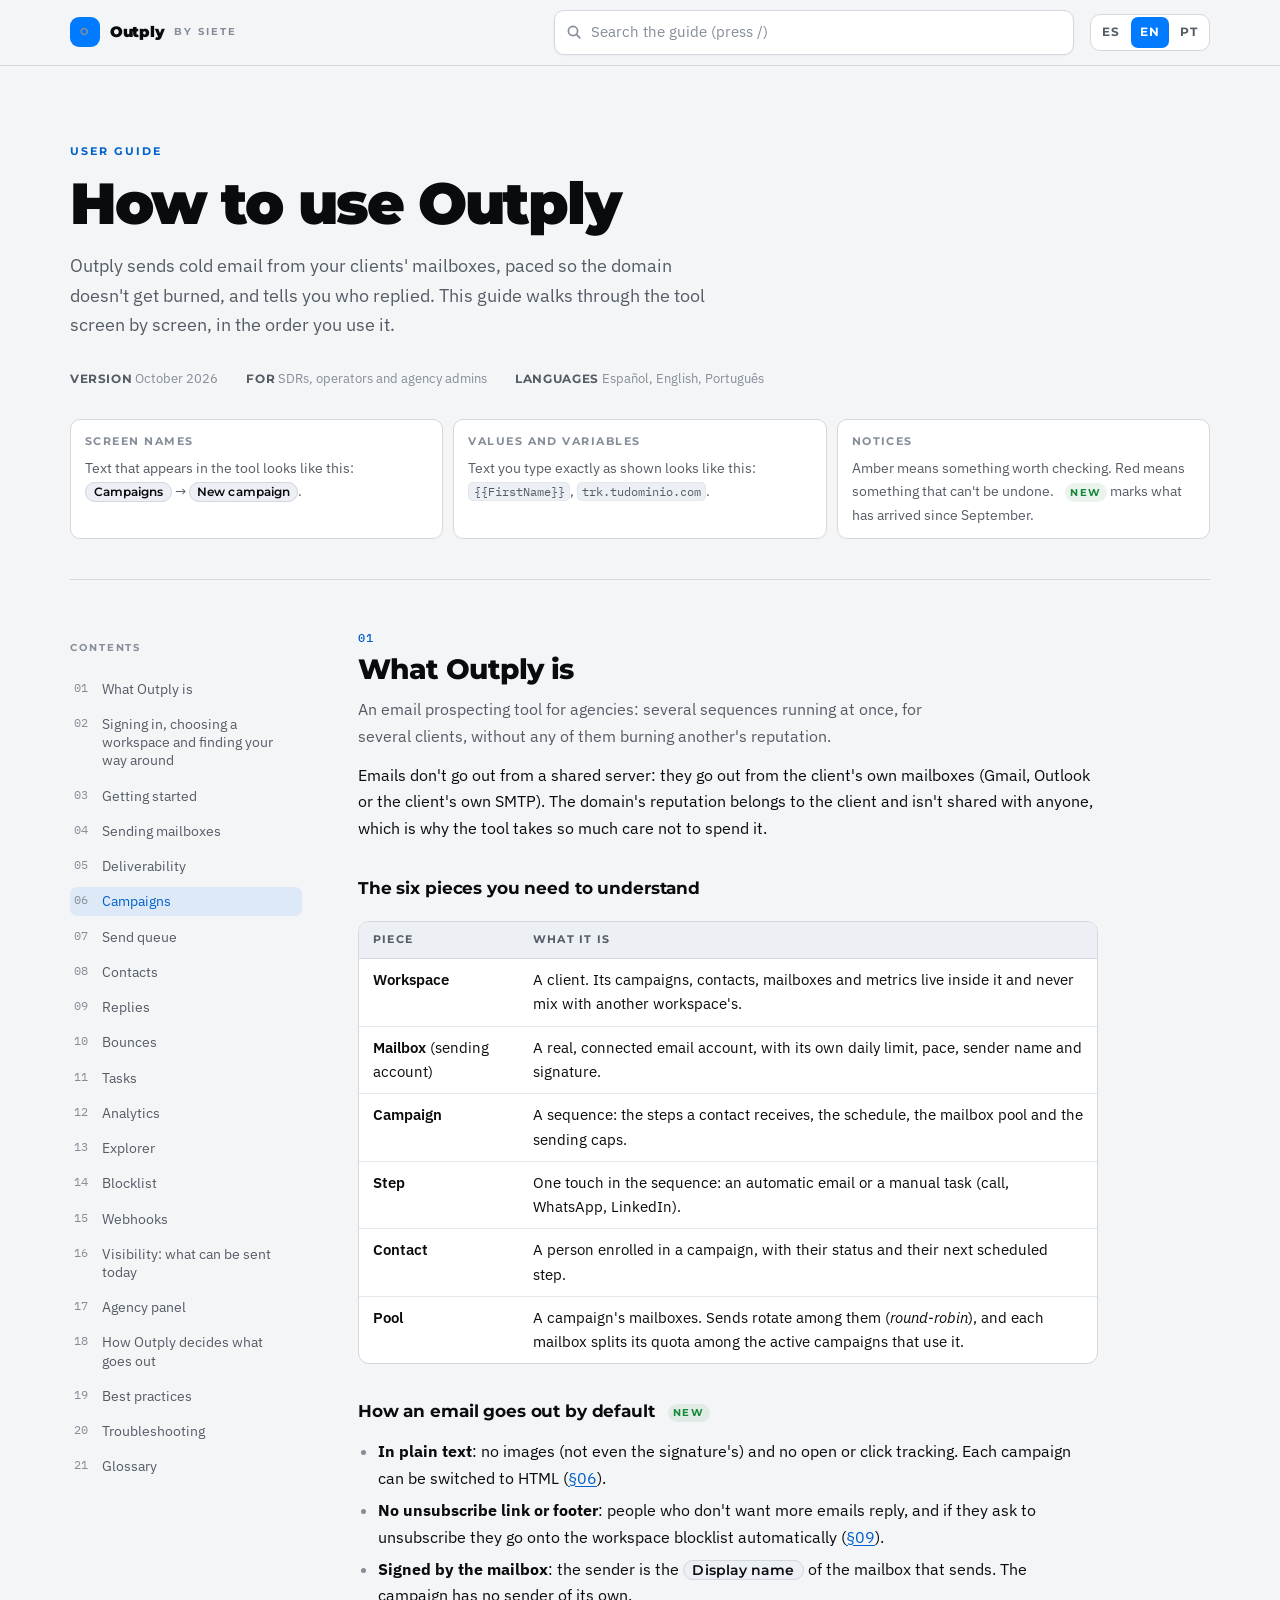
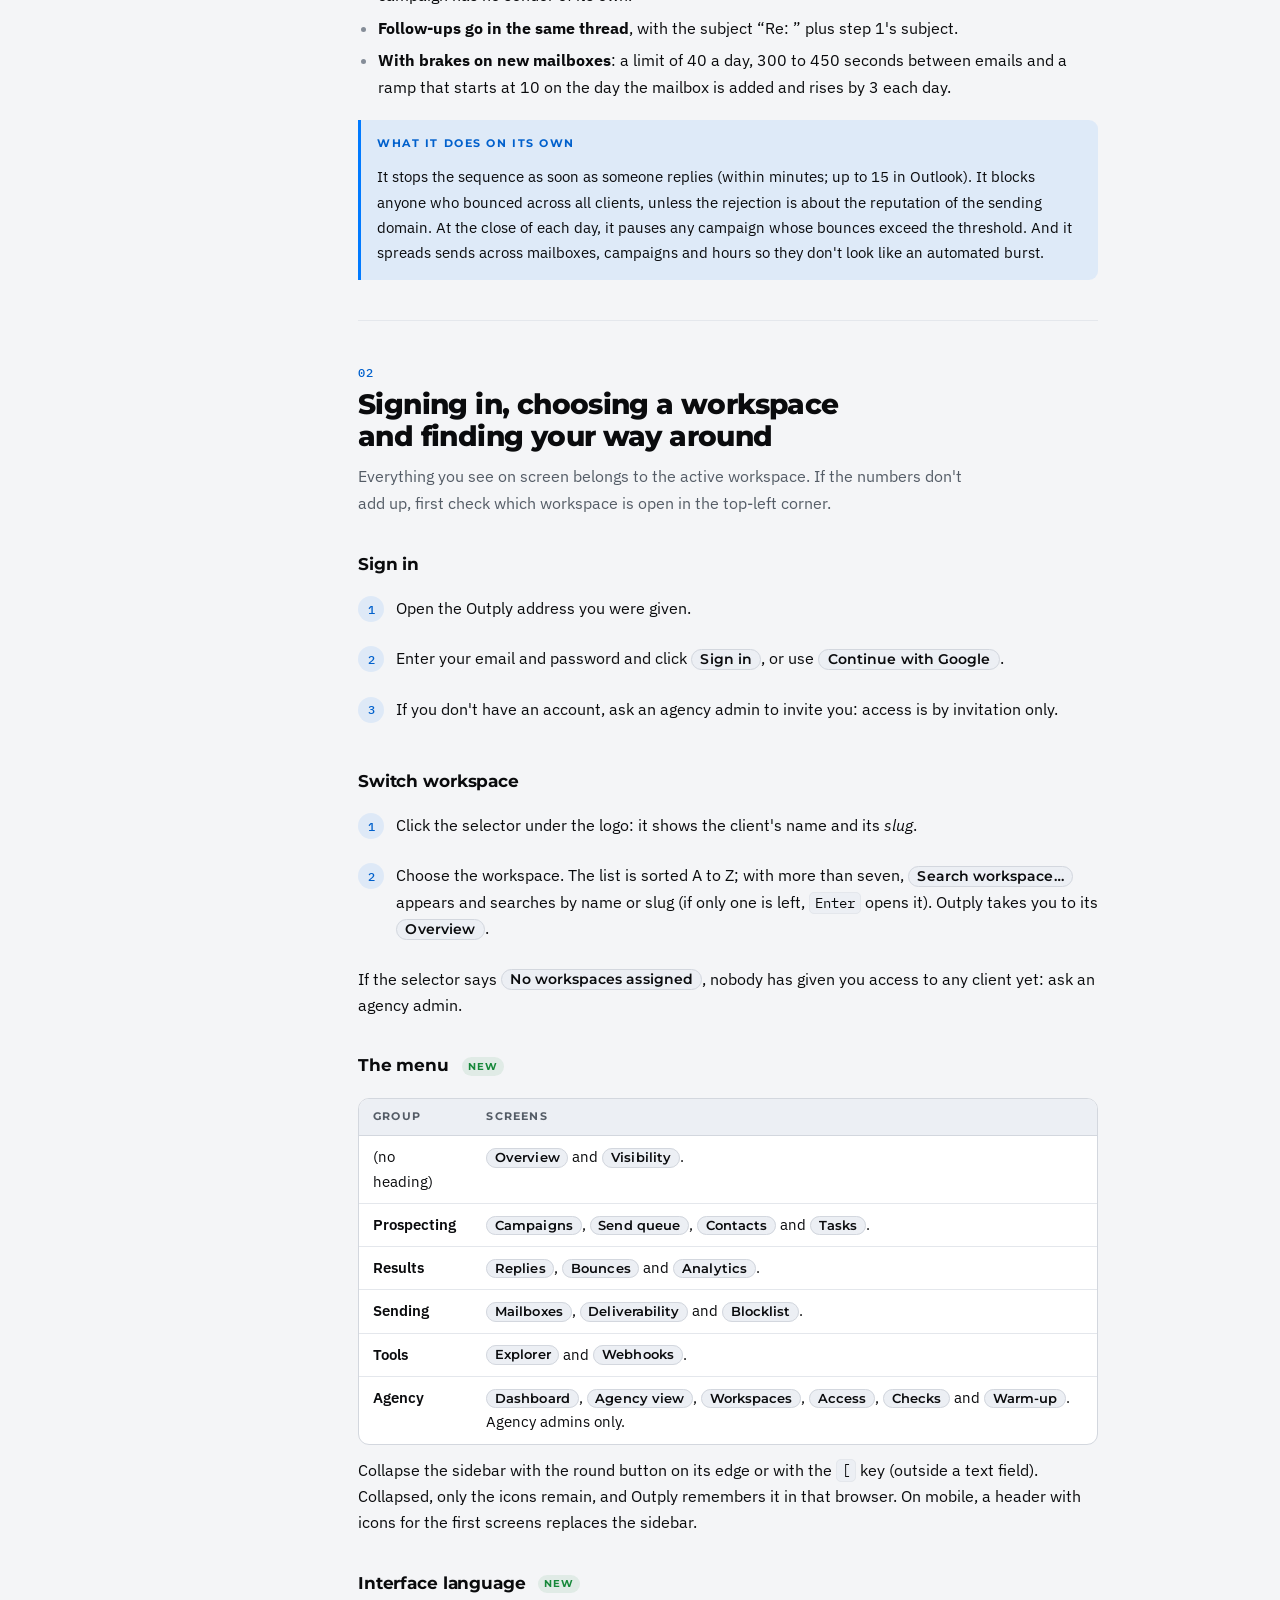
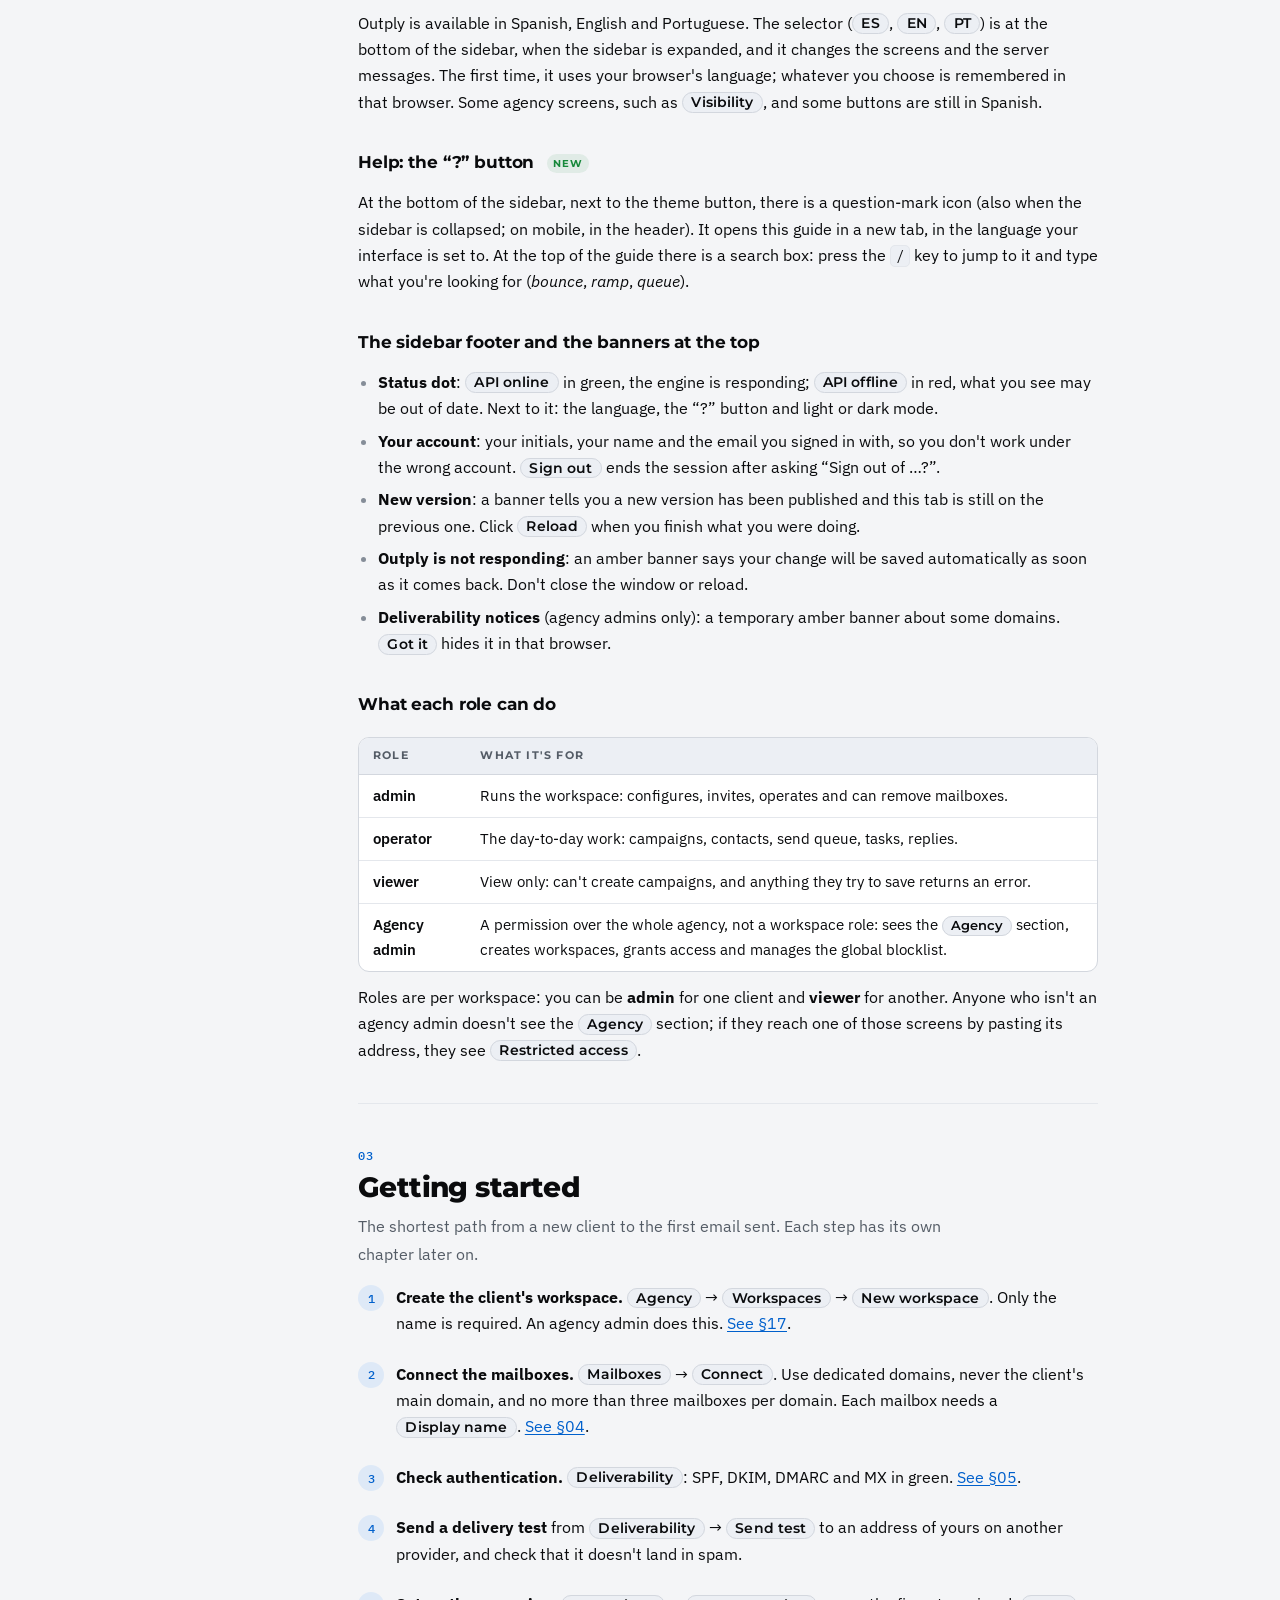
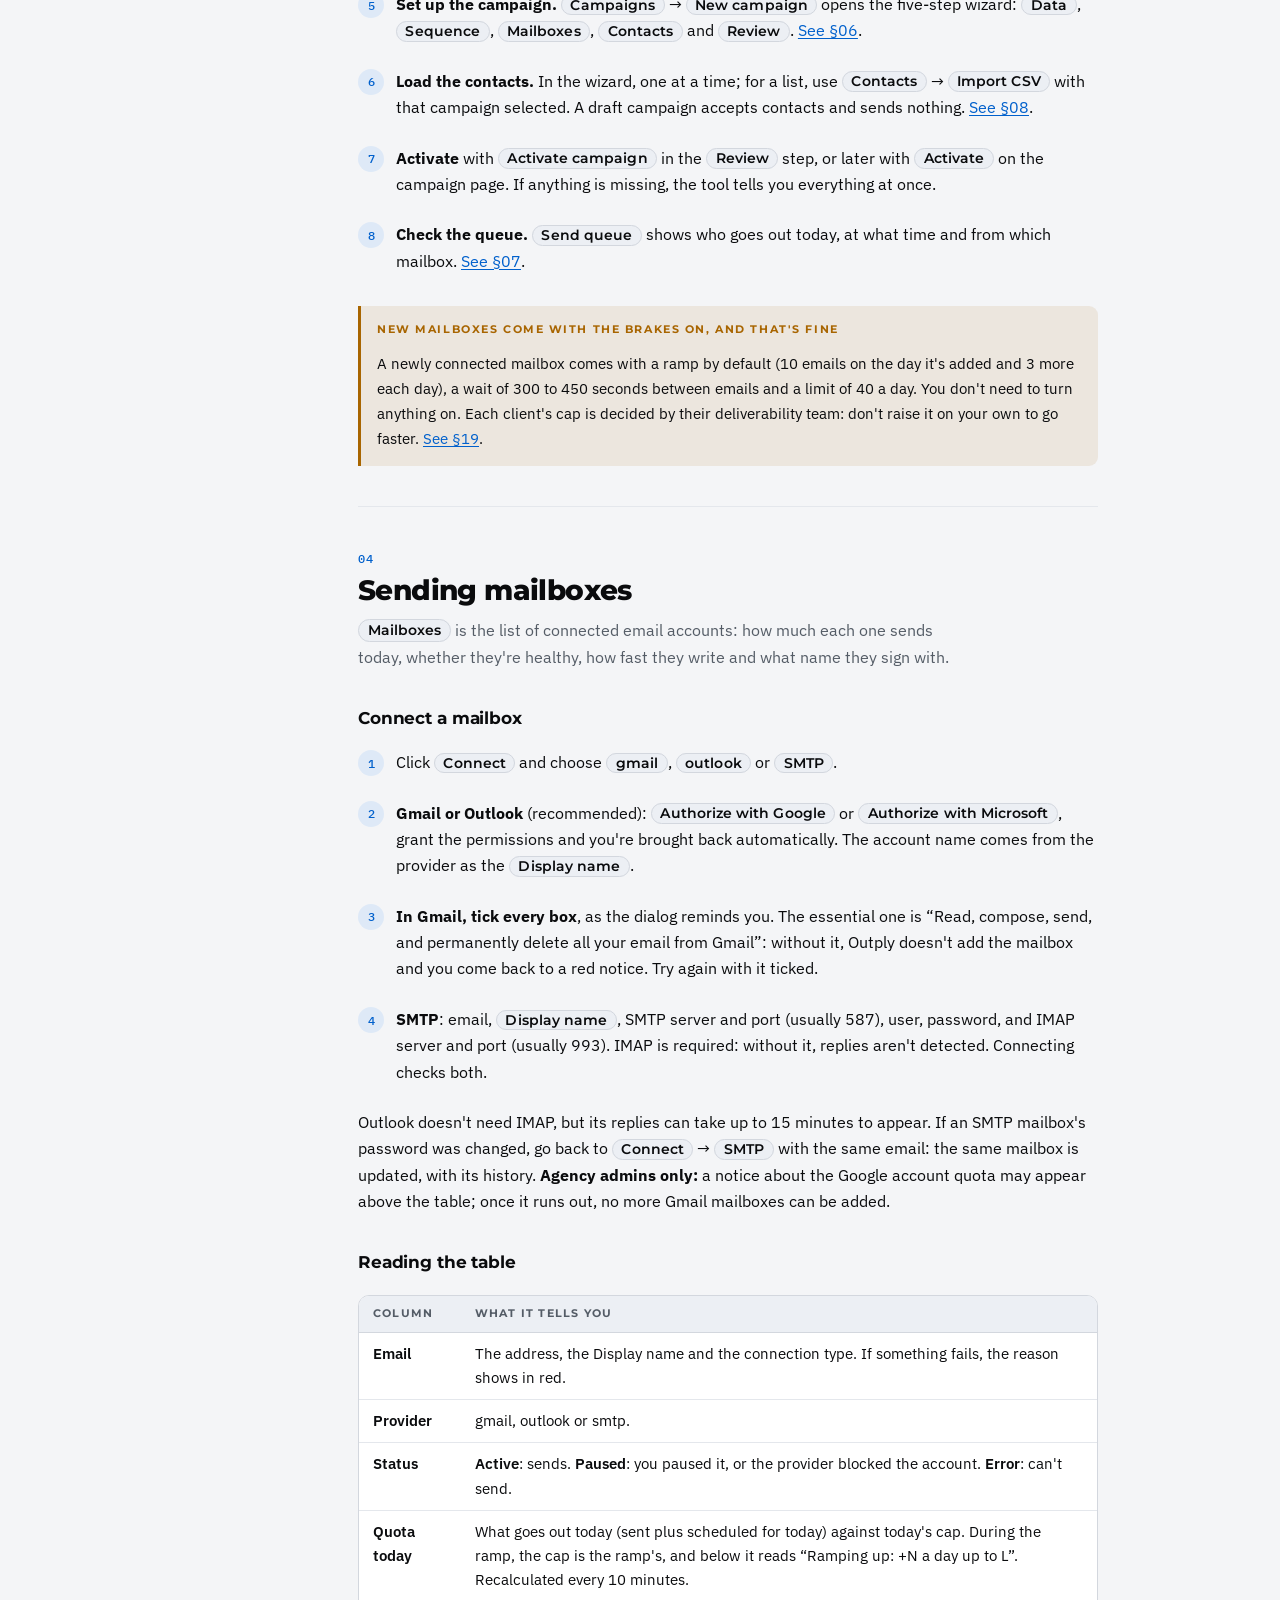
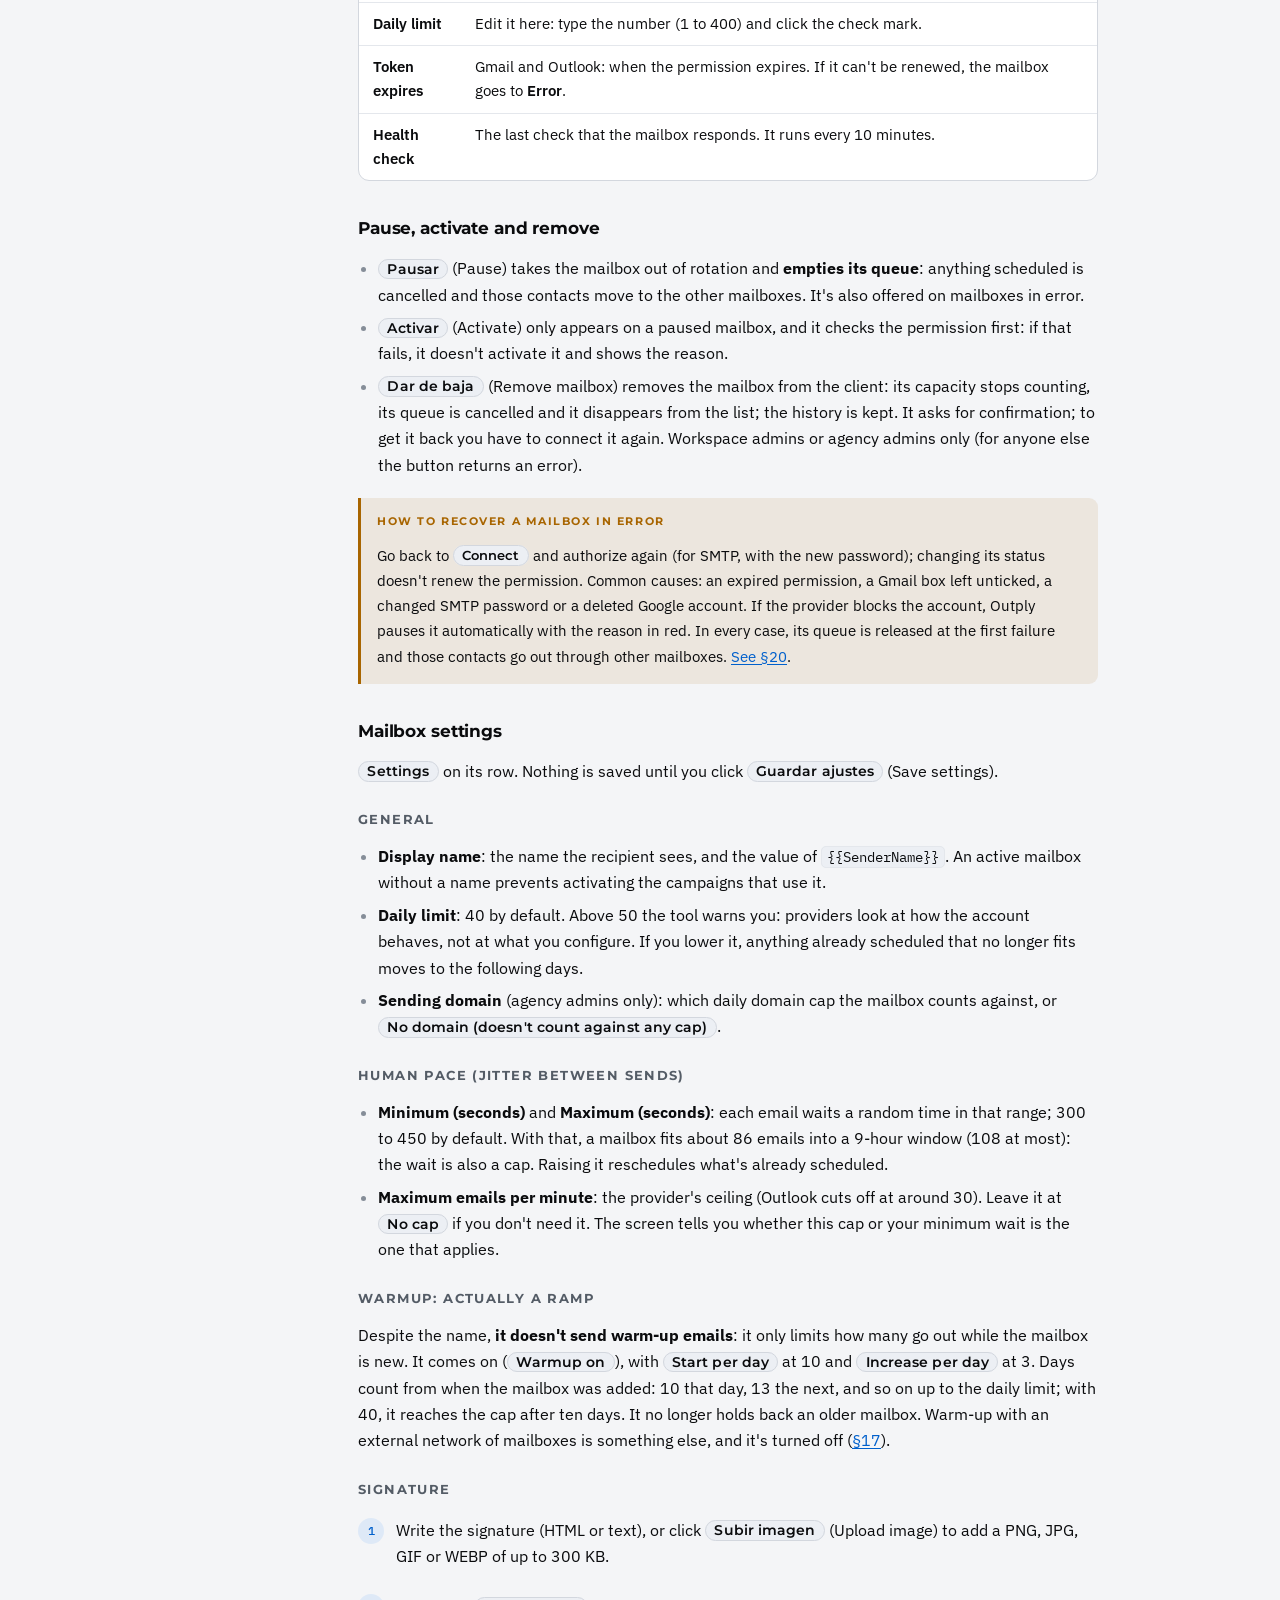
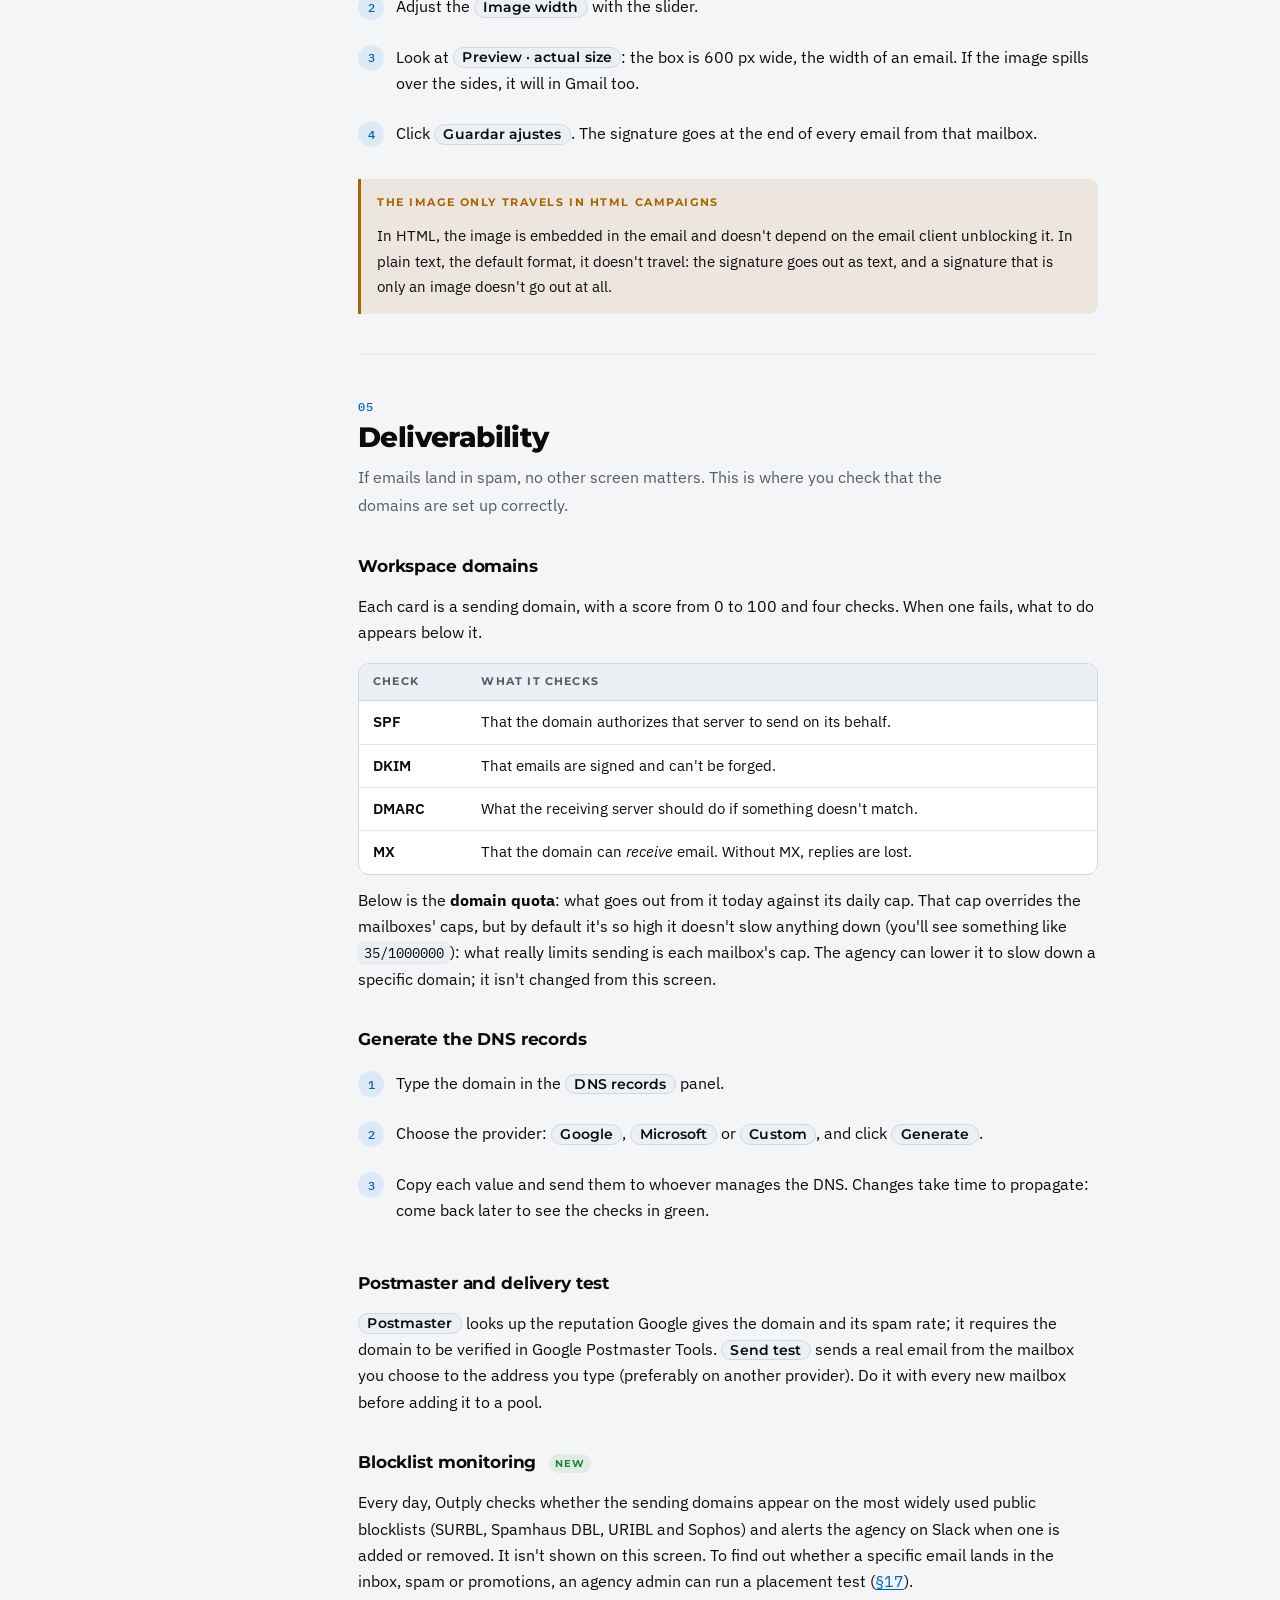
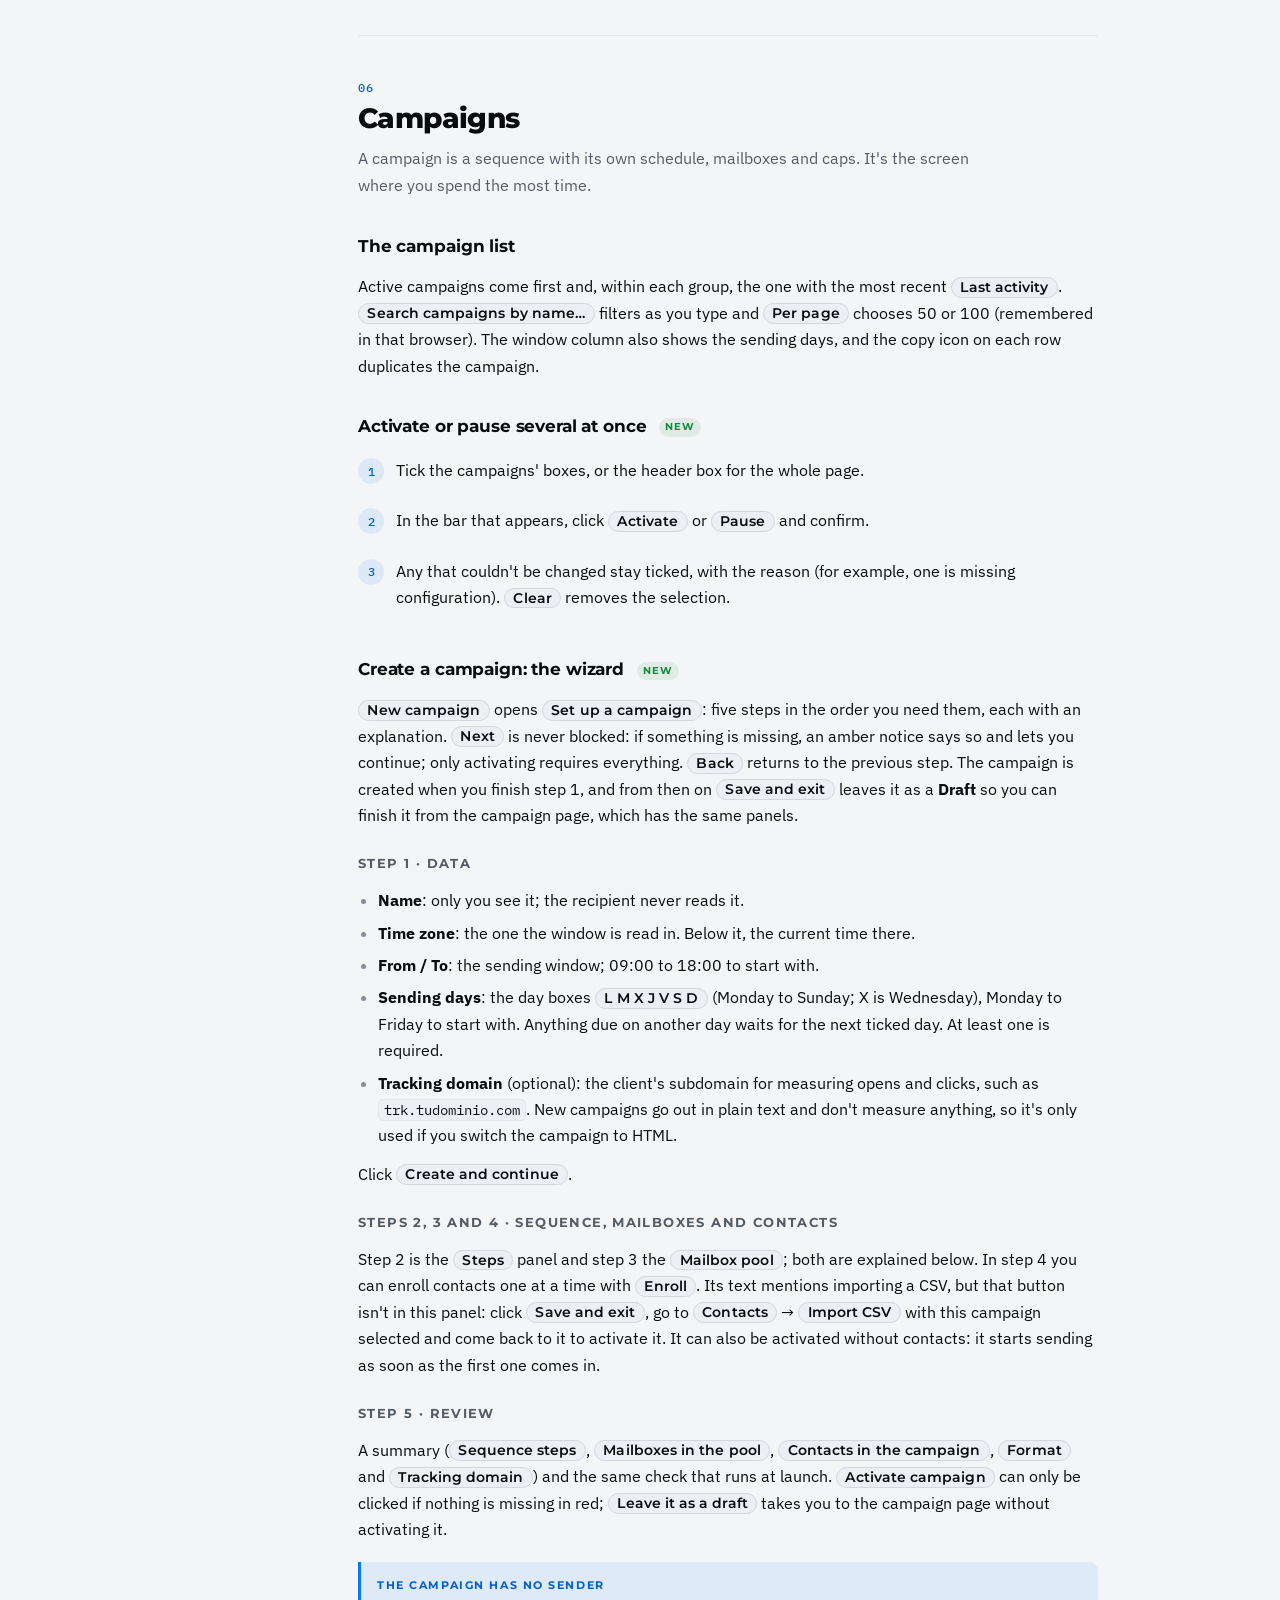
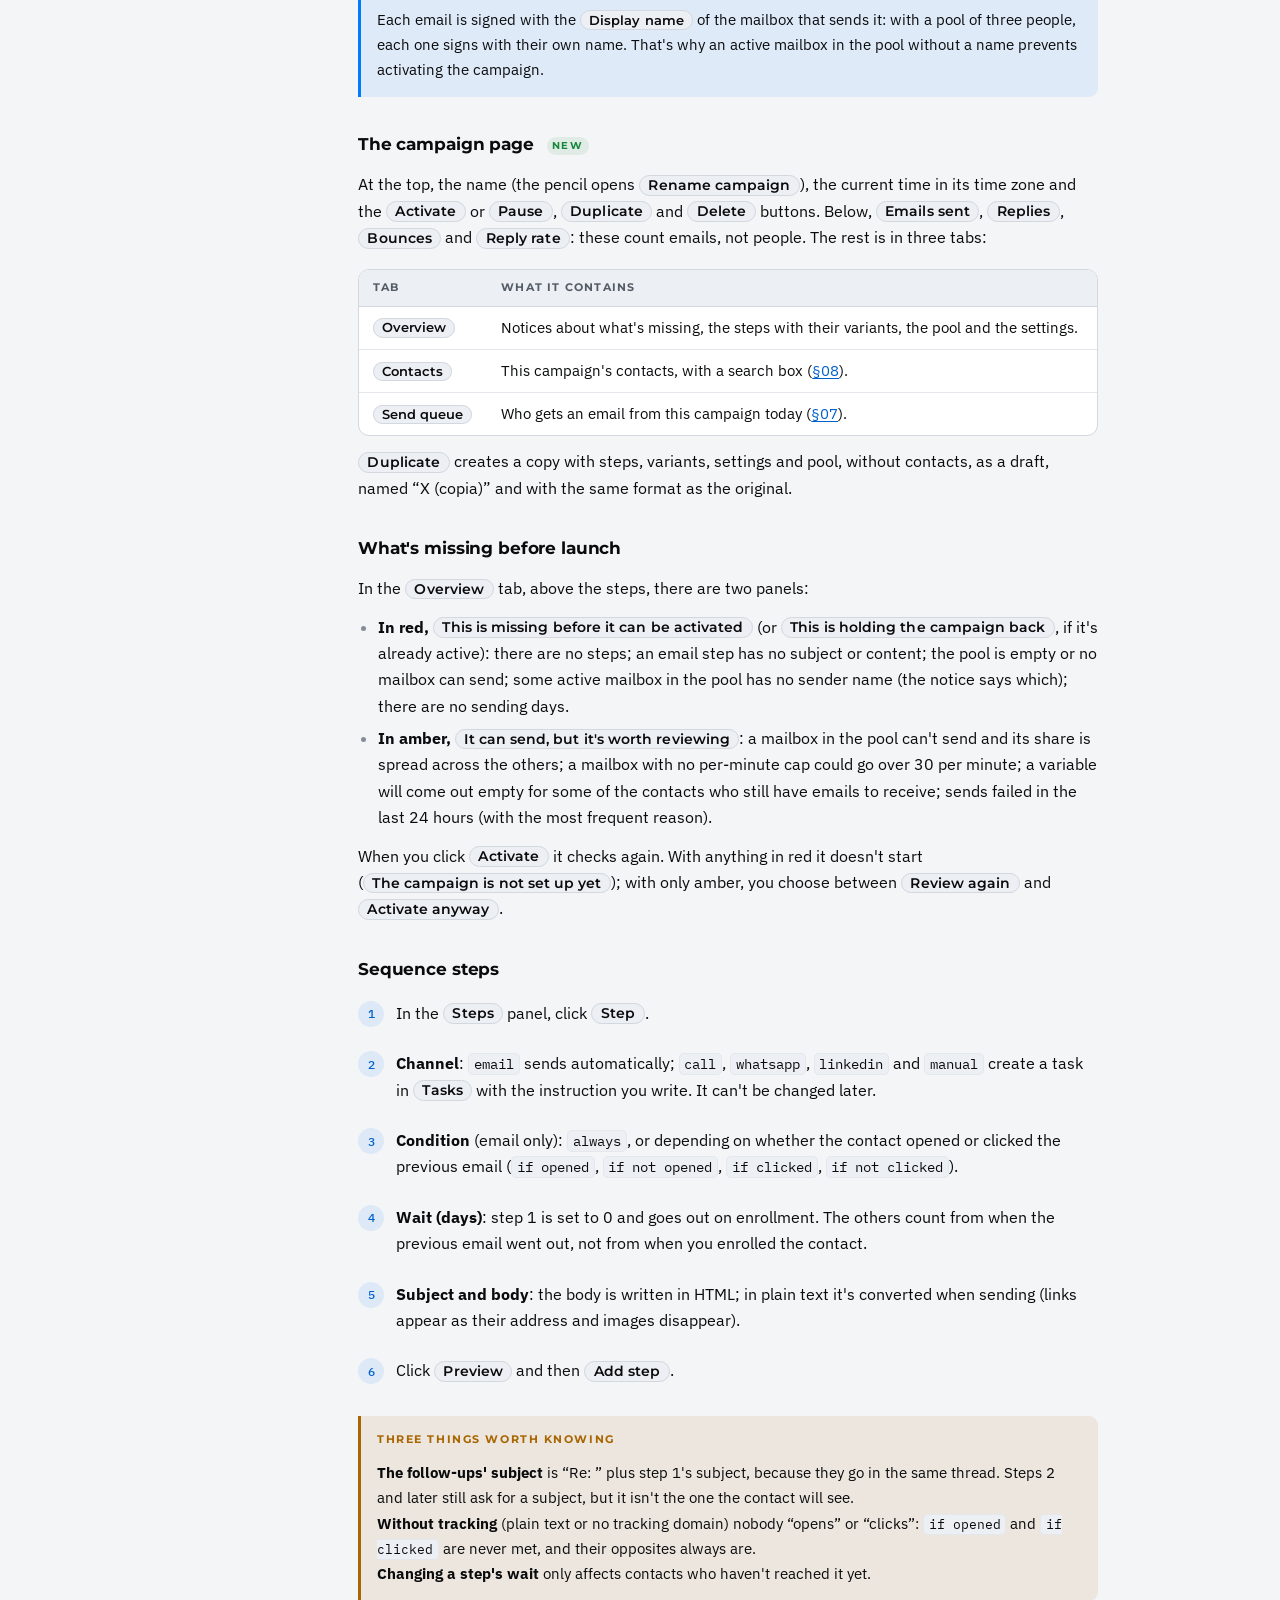
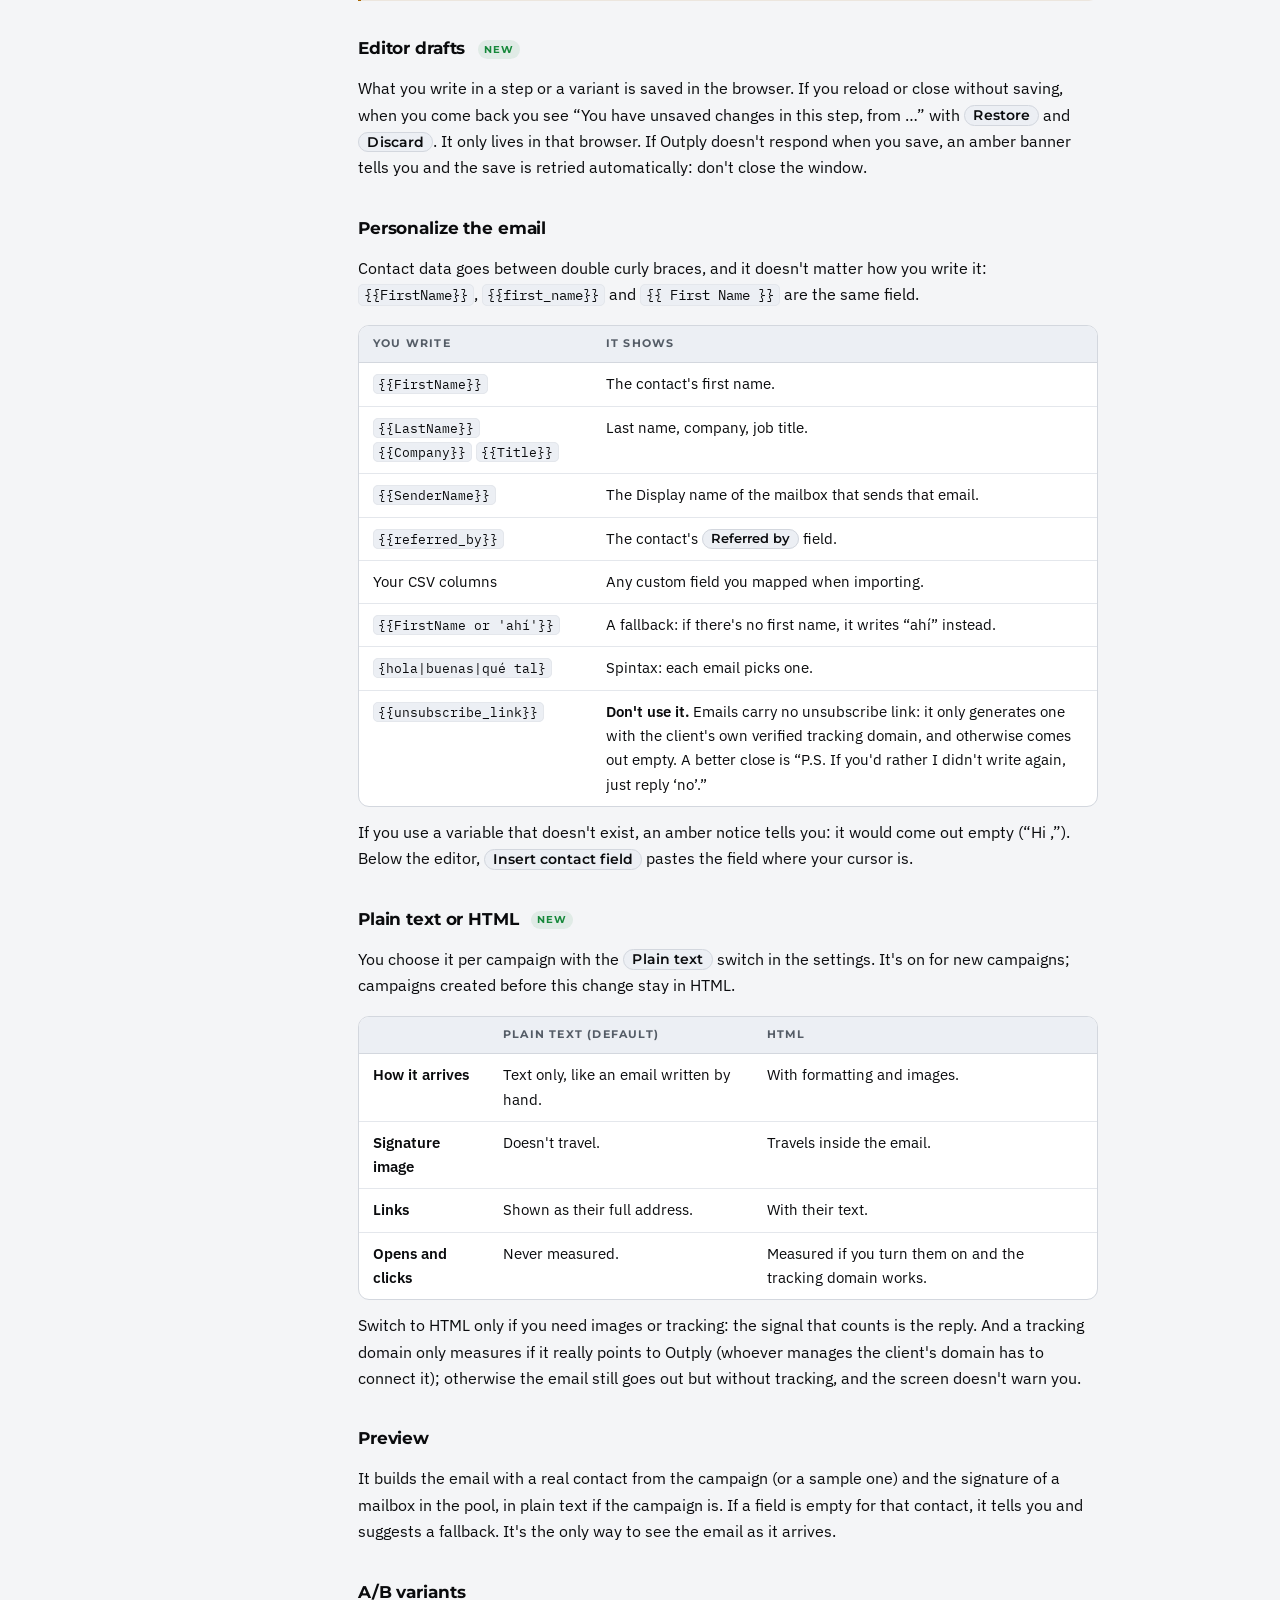
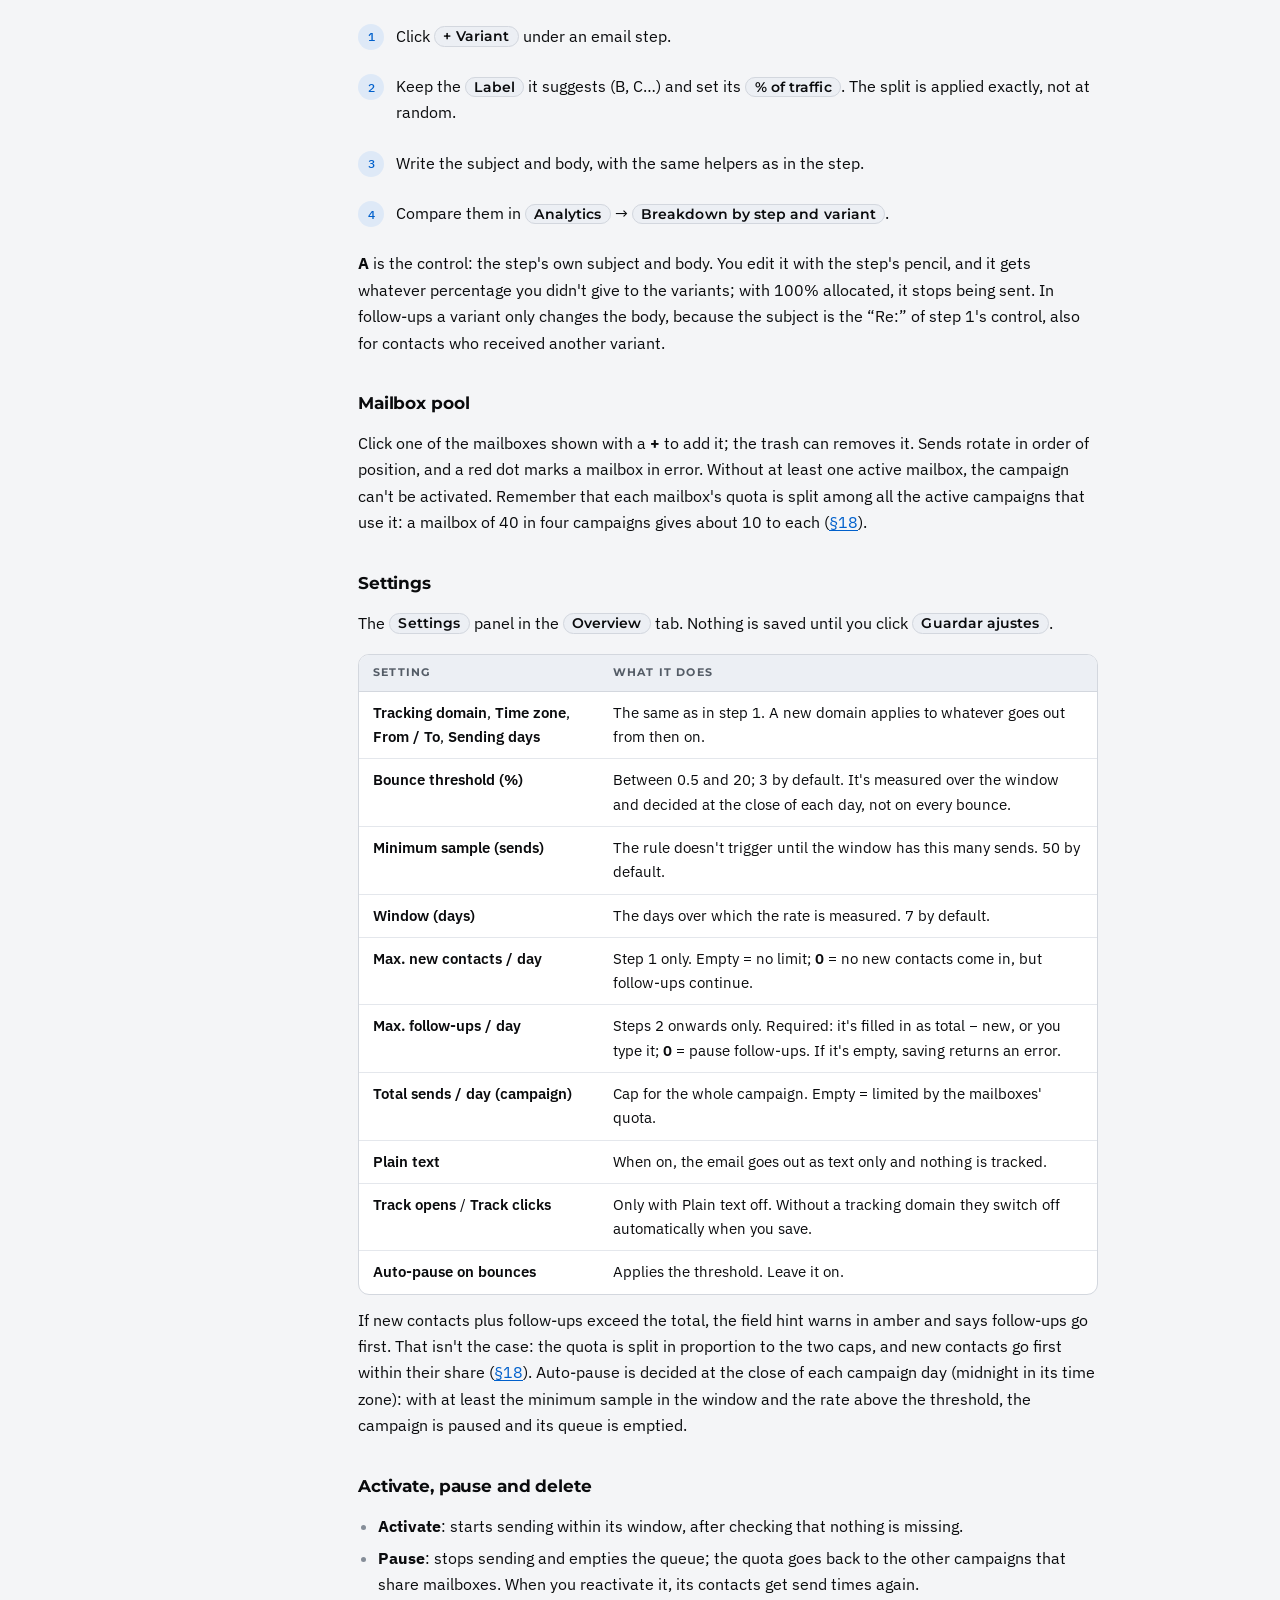
<file: index.html>
<!doctype html>
<html lang="es">
<head>
<meta charset="utf-8">
<meta name="viewport" content="width=device-width, initial-scale=1">
<title>Manual de Outply</title>
<link rel="icon" href="assets/favicon.svg" type="image/svg+xml">
<script>
  // Abre el manual en el idioma pedido (?lang=, el que manda el botón «?» de Outply), si no en el
  // último que se usó, y si no en el del navegador. Conserva ?q= y la sección (#sN).
  (function () {
    var p = new URLSearchParams(location.search);
    var guardado = null;
    try { guardado = localStorage.getItem("outply-manual-lang"); } catch (e) { guardado = null; }
    var pedido = (p.get("lang") || guardado || navigator.language || "es").slice(0, 2).toLowerCase();
    var lang = ["es", "en", "pt"].indexOf(pedido) >= 0 ? pedido : "es";
    var q = p.get("q");
    location.replace(lang + "/" + (q ? "?q=" + encodeURIComponent(q) : "") + location.hash);
  })();
</script>
<style>
  body { font-family: system-ui, sans-serif; margin: 3rem auto; max-width: 32rem; padding: 0 1rem; color: #0a0b0d; }
  a { color: #0060cc; }
</style>
</head>
<body>
  <p>Manual de Outply · Outply user guide · Manual do Outply</p>
  <ul>
    <li><a href="es/">Español</a></li>
    <li><a href="en/">English</a></li>
    <li><a href="pt/">Português</a></li>
  </ul>
</body>
</html>
</file>
